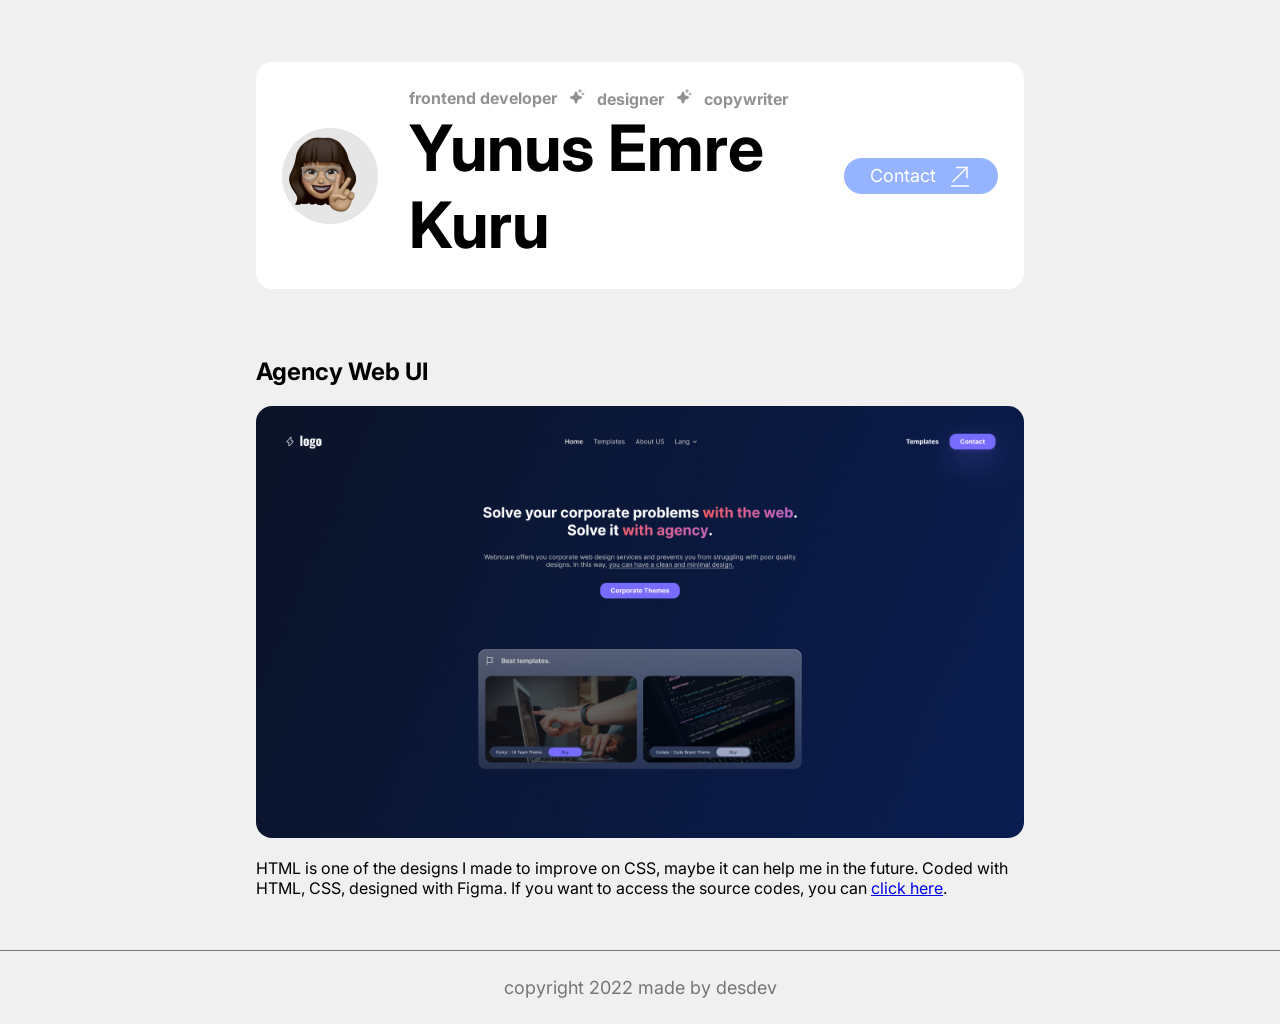
<file: pages/agency.html>
<!DOCTYPE html>
<html lang="en">
<head>
    <meta charset="UTF-8">
    <meta http-equiv="X-UA-Compatible" content="IE=edge">
    <meta name="viewport" content="width=device-width, initial-scale=1.0">
    <title>Yunus Emre Kuru - Agency</title>


    <!-- Open Graph / Facebook -->
    <meta property="og:type" content="website">
    <meta property="og:url" content="#">
    <meta property="og:title" content="Yunus Emre Kuru - Yunus Emre Kuru Personal Website">
    <meta property="og:description" content="Yunus Emre Kuru - Yunus Emre Kuru Personal Website">

    <!-- Twitter -->
    <meta property="twitter:card" content="summary_large_image">
    <meta property="twitter:url" content="#">
    <meta property="twitter:title" content="Yunus Emre Kuru - Yunus Emre Kuru Personal Website">
    <meta property="twitter:description" content="Yunus Emre Kuru - Yunus Emre Kuru Personal Website">

    <!--CSS-->
    <link rel="stylesheet" href="../assets/main/style.css">
</head>
<body>
    <header class="header">
        <div class="header__left">
            <img src="../assets/images/pp.png" alt="profile-pic" class="header__img">
            <div class="header__texts">
                <div class="header__texts-light">
                    <span class="frontend-text">frontend developer</span>
                    <span class="header__texts-light--icon">designer</span>
                    <span class="header__texts-light--icon">copywriter</span>
                </div>
                <span class="header__texts-title">Yunus Emre Kuru</span>
            </div>
        </div>
        <a href="https://t.me/des4perf" class="header__contact">Contact <img src="../assets/images/icons/send.svg"></a>
    </header>

    <div class="contents">
        <div class="projectDetails">
            <h2 class="projectDetails__title">Agency Web UI</h2>
            <img src="../assets/images/projects/agency.png">
            <p class="protjectDetails__p">
                HTML is one of the designs I made to improve on CSS, maybe it can help me in the future. 
                Coded with HTML, CSS, designed with Figma. If you want to access the source codes, you can <a href="https://github.com/des4dev/web-agency-UI" target="_blank">click here</a>.
            </p>
        </div>
    </div>

    <footer class="footer">
        <span class="footer__text">copyright 2022 made by desdev</span>
    </footer>
</body>
</html>
</file>
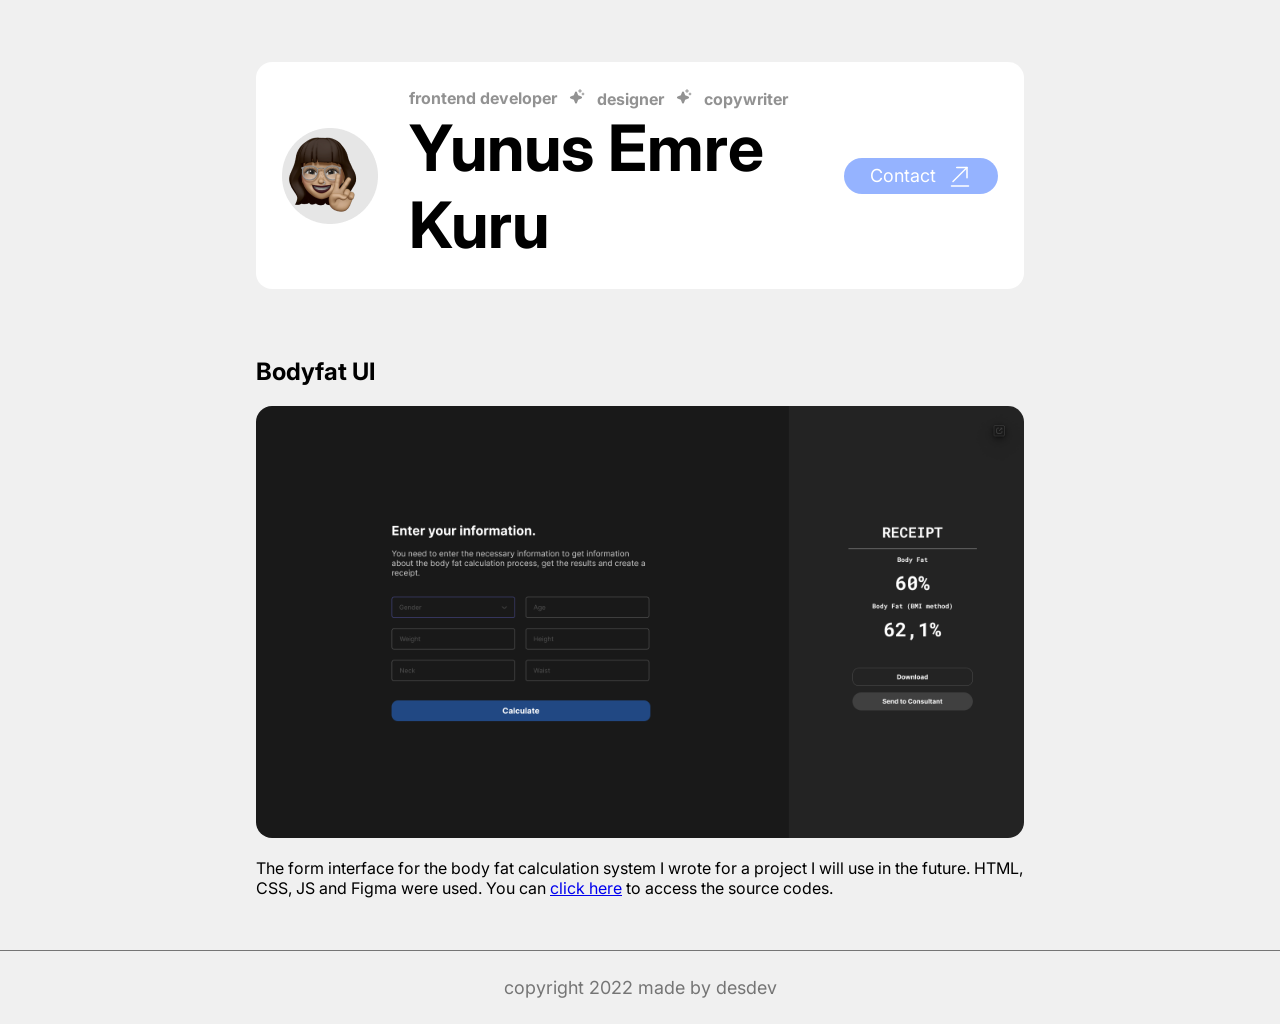
<file: pages/bodyfat.html>
<!DOCTYPE html>
<html lang="en">
<head>
    <meta charset="UTF-8">
    <meta http-equiv="X-UA-Compatible" content="IE=edge">
    <meta name="viewport" content="width=device-width, initial-scale=1.0">
    <title>Yunus Emre Kuru - BodyFat UI</title>


    <!-- Open Graph / Facebook -->
    <meta property="og:type" content="website">
    <meta property="og:url" content="#">
    <meta property="og:title" content="Yunus Emre Kuru - Yunus Emre Kuru Personal Website">
    <meta property="og:description" content="Yunus Emre Kuru - Yunus Emre Kuru Personal Website">

    <!-- Twitter -->
    <meta property="twitter:card" content="summary_large_image">
    <meta property="twitter:url" content="#">
    <meta property="twitter:title" content="Yunus Emre Kuru - Yunus Emre Kuru Personal Website">
    <meta property="twitter:description" content="Yunus Emre Kuru - Yunus Emre Kuru Personal Website">

    <!--CSS-->
    <link rel="stylesheet" href="../assets/main/style.css">
</head>
<body>
    <header class="header">
        <div class="header__left">
            <img src="../assets/images/pp.png" alt="profile-pic" class="header__img">
            <div class="header__texts">
                <div class="header__texts-light">
                    <span class="frontend-text">frontend developer</span>
                    <span class="header__texts-light--icon">designer</span>
                    <span class="header__texts-light--icon">copywriter</span>
                </div>
                <span class="header__texts-title">Yunus Emre Kuru</span>
            </div>
        </div>
        <a href="https://t.me/des4perf" class="header__contact">Contact <img src="../assets/images/icons/send.svg"></a>
    </header>

    <div class="contents">
        <div class="projectDetails">
            <h2 class="projectDetails__title">Bodyfat UI</h2>
            <img src="../assets/images/projects/bodyfa.png">
            <p class="protjectDetails__p">
                The form interface for the body fat calculation system I wrote for a project I will use in the future. 
                HTML, CSS, JS and Figma were used. You can <a href="https://github.com/des4dev/bodyfat-ui" target="_blank">click here</a> to access the source codes.
            </p>
        </div>
    </div>

    <footer class="footer">
        <span class="footer__text">copyright 2022 made by desdev</span>
    </footer>
</body>
</html>
</file>
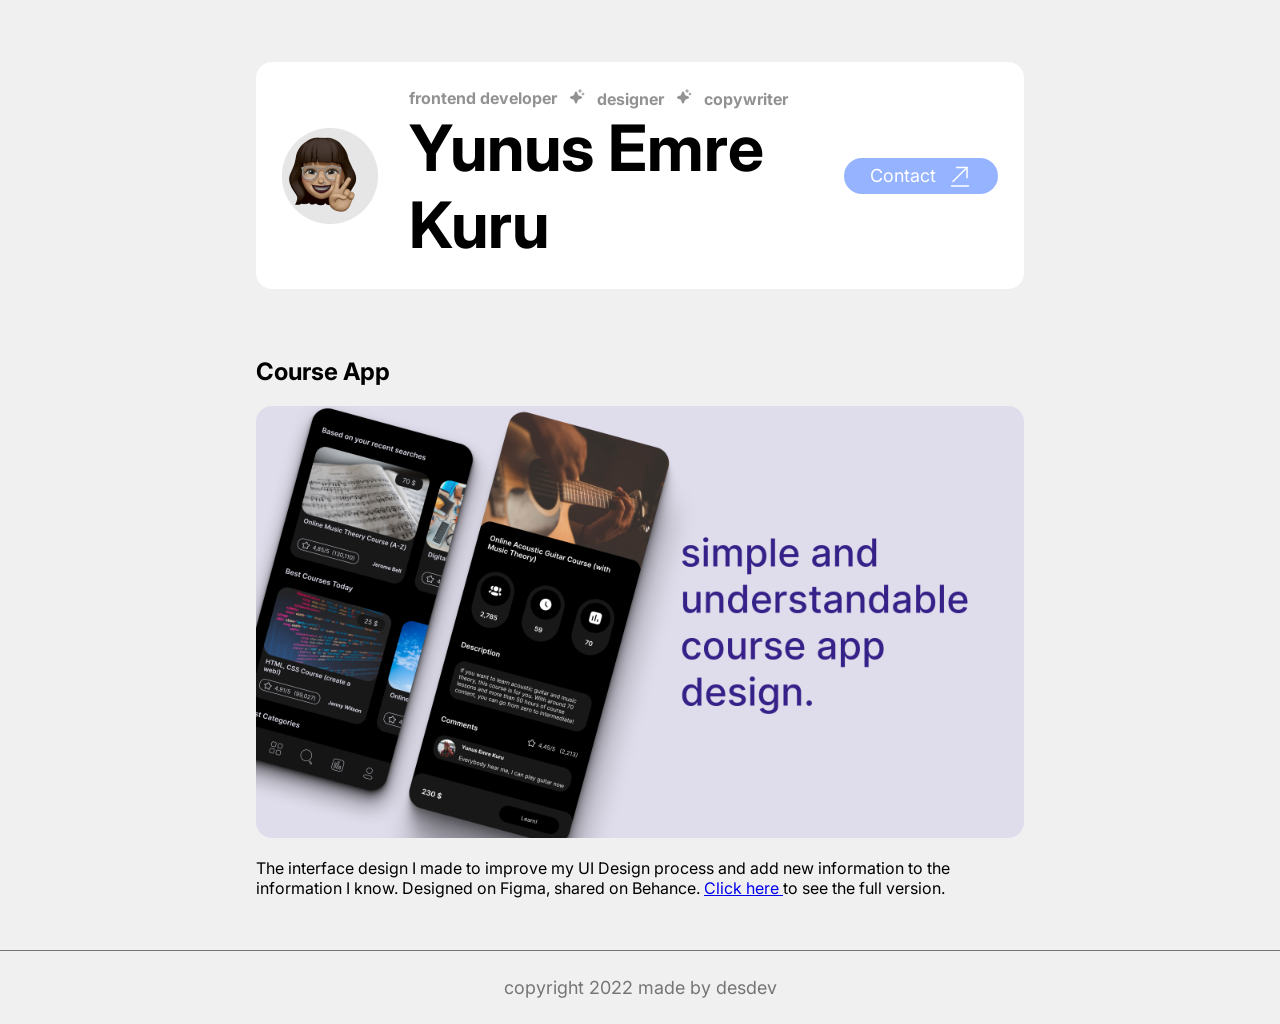
<file: pages/course.html>
<!DOCTYPE html>
<html lang="en">
<head>
    <meta charset="UTF-8">
    <meta http-equiv="X-UA-Compatible" content="IE=edge">
    <meta name="viewport" content="width=device-width, initial-scale=1.0">
    <title>Yunus Emre Kuru - Course</title>


    <!-- Open Graph / Facebook -->
    <meta property="og:type" content="website">
    <meta property="og:url" content="#">
    <meta property="og:title" content="Yunus Emre Kuru - Yunus Emre Kuru Personal Website">
    <meta property="og:description" content="Yunus Emre Kuru - Yunus Emre Kuru Personal Website">

    <!-- Twitter -->
    <meta property="twitter:card" content="summary_large_image">
    <meta property="twitter:url" content="#">
    <meta property="twitter:title" content="Yunus Emre Kuru - Yunus Emre Kuru Personal Website">
    <meta property="twitter:description" content="Yunus Emre Kuru - Yunus Emre Kuru Personal Website">

    <!--CSS-->
    <link rel="stylesheet" href="../assets/main/style.css">
</head>
<body>
    <header class="header">
        <div class="header__left">
            <img src="../assets/images/pp.png" alt="profile-pic" class="header__img">
            <div class="header__texts">
                <div class="header__texts-light">
                    <span class="frontend-text">frontend developer</span>
                    <span class="header__texts-light--icon">designer</span>
                    <span class="header__texts-light--icon">copywriter</span>
                </div>
                <span class="header__texts-title">Yunus Emre Kuru</span>
            </div>
        </div>
        <a href="https://t.me/des4perf" class="header__contact">Contact <img src="../assets/images/icons/send.svg"></a>
    </header>

    <div class="contents">
        <div class="projectDetails">
            <h2 class="projectDetails__title">Course App</h2>
            <img src="../assets/images/projects/course.png">
            <p class="protjectDetails__p">
                The interface design I made to improve my UI Design process and add new information to the 
                information I know. Designed on Figma, shared on Behance. <a href="https://www.behance.net/gallery/123252957/Course-App-UI-Design" target="_blank">Click here </a> to see the full version.
            </p>
        </div>
    </div>

    <footer class="footer">
        <span class="footer__text">copyright 2022 made by desdev</span>
    </footer>
</body>
</html>
</file>
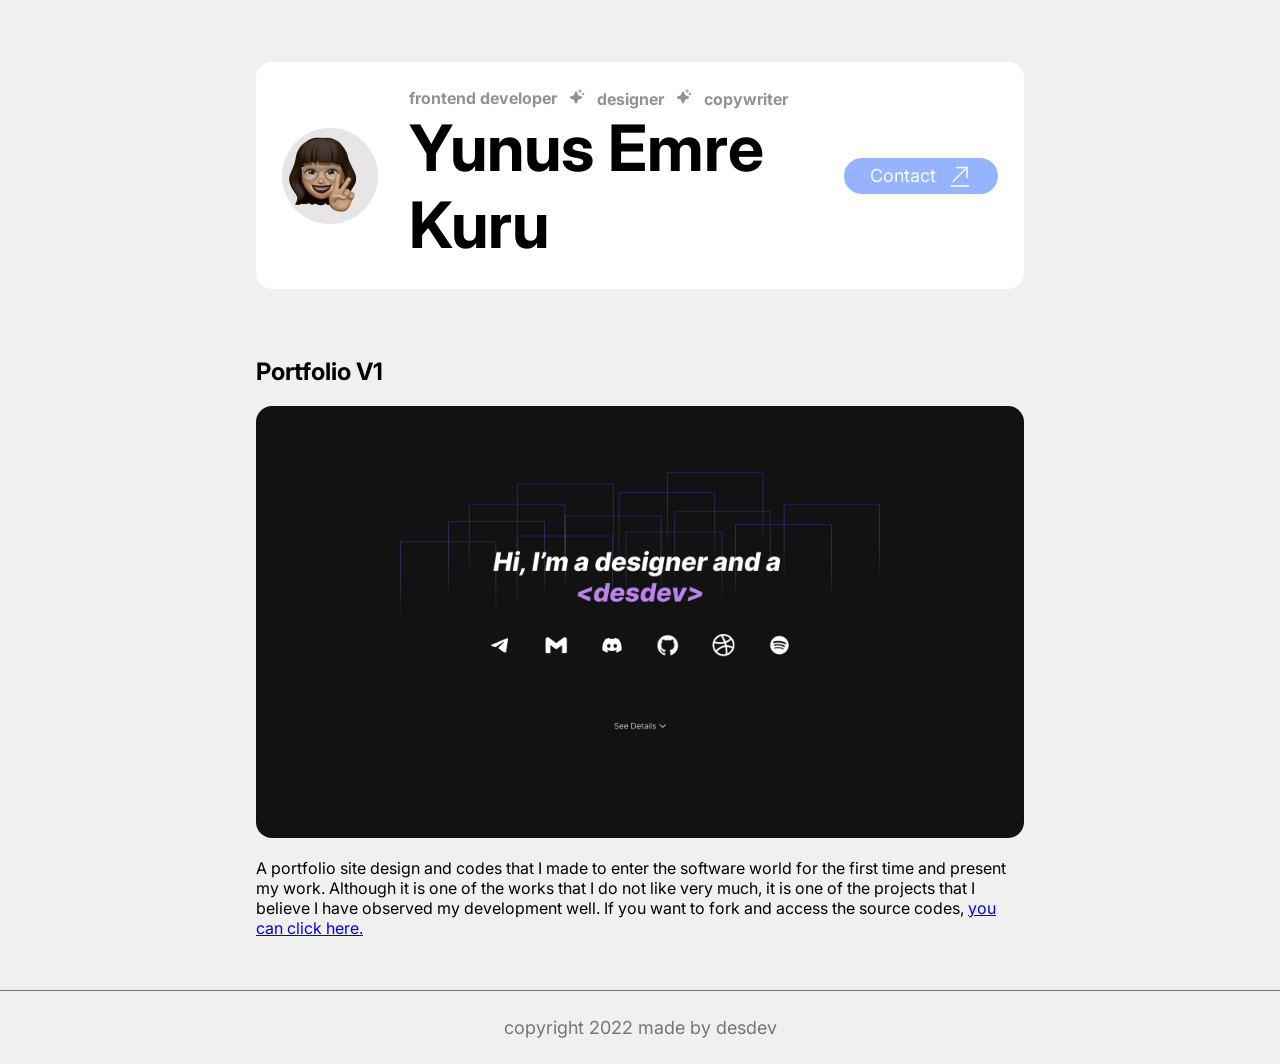
<file: pages/portfolio-v1.html>
<!DOCTYPE html>
<html lang="en">
<head>
    <meta charset="UTF-8">
    <meta http-equiv="X-UA-Compatible" content="IE=edge">
    <meta name="viewport" content="width=device-width, initial-scale=1.0">
    <title>Yunus Emre Kuru - Portfolio V1</title>


    <!-- Open Graph / Facebook -->
    <meta property="og:type" content="website">
    <meta property="og:url" content="#">
    <meta property="og:title" content="Yunus Emre Kuru - Yunus Emre Kuru Personal Website">
    <meta property="og:description" content="Yunus Emre Kuru - Yunus Emre Kuru Personal Website">

    <!-- Twitter -->
    <meta property="twitter:card" content="summary_large_image">
    <meta property="twitter:url" content="#">
    <meta property="twitter:title" content="Yunus Emre Kuru - Yunus Emre Kuru Personal Website">
    <meta property="twitter:description" content="Yunus Emre Kuru - Yunus Emre Kuru Personal Website">

    <!--CSS-->
    <link rel="stylesheet" href="../assets/main/style.css">
</head>
<body>
    <header class="header">
        <div class="header__left">
            <img src="../assets/images/pp.png" alt="profile-pic" class="header__img">
            <div class="header__texts">
                <div class="header__texts-light">
                    <span class="frontend-text">frontend developer</span>
                    <span class="header__texts-light--icon">designer</span>
                    <span class="header__texts-light--icon">copywriter</span>
                </div>
                <span class="header__texts-title">Yunus Emre Kuru</span>
            </div>
        </div>
        <a href="https://t.me/des4perf" class="header__contact">Contact <img src="../assets/images/icons/send.svg"></a>
    </header>

    <div class="contents">
        <div class="projectDetails">
            <h2 class="projectDetails__title">Portfolio V1</h2>
            <img src="../assets/images/projects/des4dev.png">
            <p class="protjectDetails__p">
                A portfolio site design and codes that I made to enter the software world for the first time and present my work. 
                Although it is one of the works that I do not like very much, it is one of the projects that I believe I have observed my 
                development well. If you want to fork and access the source codes, <a href="https://github.com/des4dev/des4dev-portfolio" target="_blank">you can click here.</a>
            </p>
        </div>
    </div>

    <footer class="footer">
        <span class="footer__text">copyright 2022 made by desdev</span>
    </footer>
</body>
</html>
</file>
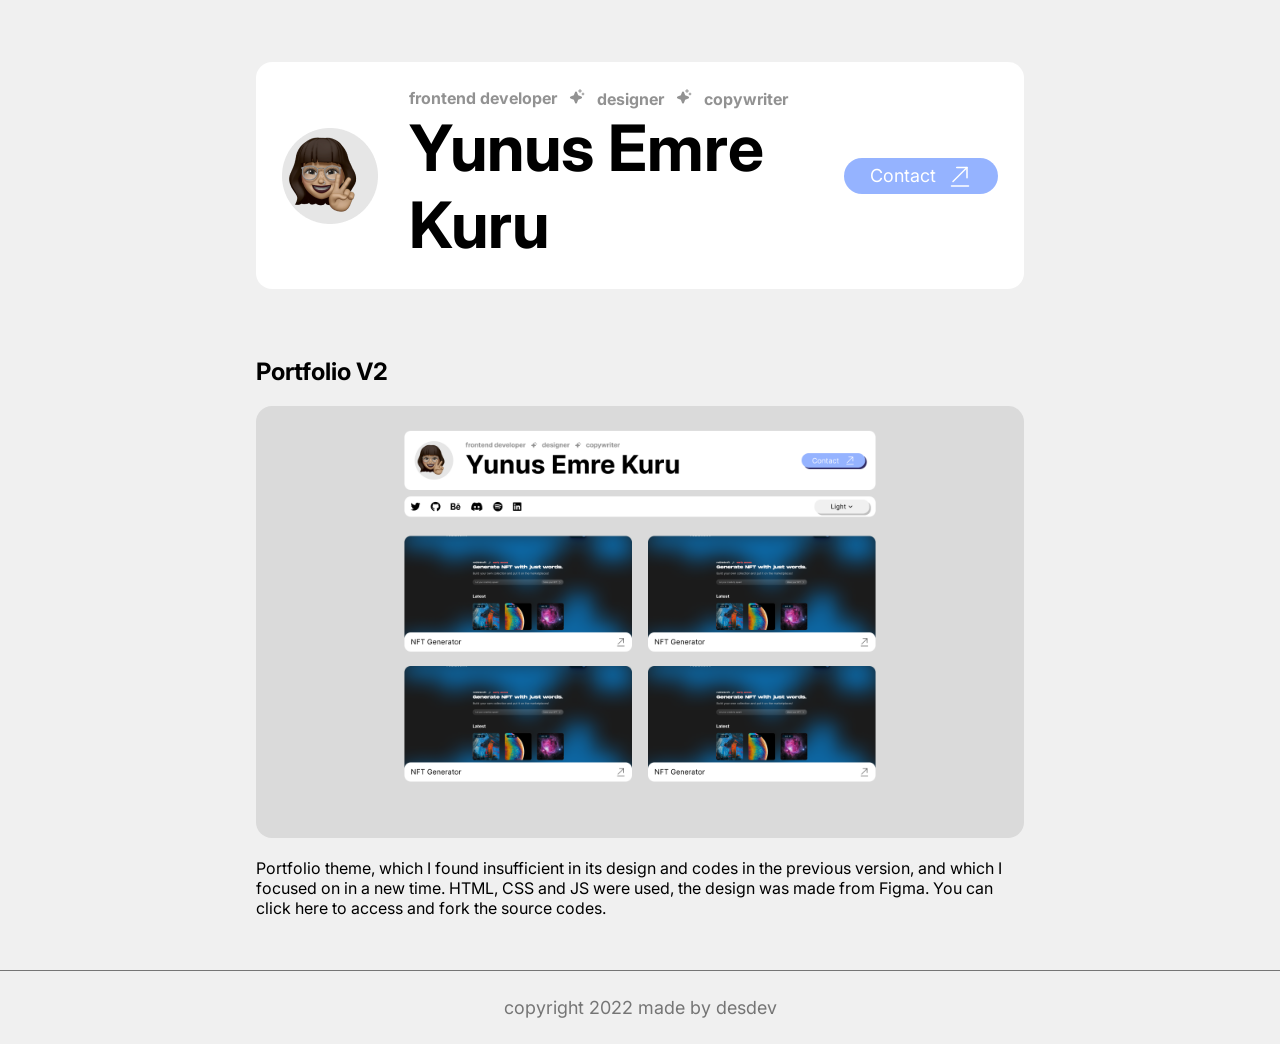
<file: pages/portfolio-v2.html>
<!DOCTYPE html>
<html lang="en">
<head>
    <meta charset="UTF-8">
    <meta http-equiv="X-UA-Compatible" content="IE=edge">
    <meta name="viewport" content="width=device-width, initial-scale=1.0">
    <title>Yunus Emre Kuru - Portfolio V2</title>


    <!-- Open Graph / Facebook -->
    <meta property="og:type" content="website">
    <meta property="og:url" content="#">
    <meta property="og:title" content="Yunus Emre Kuru - Yunus Emre Kuru Personal Website">
    <meta property="og:description" content="Yunus Emre Kuru - Yunus Emre Kuru Personal Website">

    <!-- Twitter -->
    <meta property="twitter:card" content="summary_large_image">
    <meta property="twitter:url" content="#">
    <meta property="twitter:title" content="Yunus Emre Kuru - Yunus Emre Kuru Personal Website">
    <meta property="twitter:description" content="Yunus Emre Kuru - Yunus Emre Kuru Personal Website">

    <!--CSS-->
    <link rel="stylesheet" href="../assets/main/style.css">
</head>
<body>
    <header class="header">
        <div class="header__left">
            <img src="../assets/images/pp.png" alt="profile-pic" class="header__img">
            <div class="header__texts">
                <div class="header__texts-light">
                    <span class="frontend-text">frontend developer</span>
                    <span class="header__texts-light--icon">designer</span>
                    <span class="header__texts-light--icon">copywriter</span>
                </div>
                <span class="header__texts-title">Yunus Emre Kuru</span>
            </div>
        </div>
        <a href="https://t.me/des4perf" class="header__contact">Contact <img src="../assets/images/icons/send.svg"></a>
    </header>

    <div class="contents">
        <div class="projectDetails">
            <h2 class="projectDetails__title">Portfolio V2</h2>
            <img src="../assets/images/projects/portfolio.png">
            <p class="protjectDetails__p">
                Portfolio theme, which I found insufficient in its design and codes in the previous version, 
                and which I focused on in a new time. HTML, CSS and JS were used, the design was made from Figma. 
                You can click here to access and fork the source codes.
            </p>
        </div>
    </div>

    <footer class="footer">
        <span class="footer__text">copyright 2022 made by desdev</span>
    </footer>
</body>
</html>
</file>
<file: assets/main/style.css>
@import url('https://fonts.googleapis.com/css2?family=Inter&display=swap');

body {
    background-color: #F0F0F0;
    margin: 0px;
    font-family: 'Inter', sans-serif;
    display: flex;
    flex-direction: column;
    justify-content: center;
    align-items: center;
}
.dark-mode {
    background-color: black;
    color: white;
}
.header {
    display: flex;
    flex-direction: row;
    justify-content: space-between;
    align-items: center;
    padding: 26px;
    width: 60%;
    background-color: #FFFFFF;
    border-radius: 16px;
    margin-top: 62px;
    box-sizing: border-box;
}
.header__left {
    display: flex;
    flex-direction: row;
    align-items: center;
    gap: 31px;
}
.header__texts-light {
    display: flex;
    flex-direction: row;
    flex-wrap: wrap;
    align-items: center;
    gap: 12px;
    font-weight: 700;
    font-size: 16px;
    line-height: 19px;
    color: #929292;
}
.header__texts-light--icon::before {
    content: url('../images/icons/spark.svg');
    margin-right: 12px;
}
.header__texts-title {
    font-weight: 700;
    font-size: 64px;
    line-height: 77px;
    color: #000000;
}
.header__contact {
    display: flex;
    flex-direction: row;
    align-items: center;
    background-color: #95B3FF;
    padding: 6px 26px 6px 26px;
    border-radius: 26px;
    gap: 12px;
    text-decoration: none;
    font-weight: 400;
    font-size: 18px;
    line-height: 22px;
    color: #FFFFFF;
}
.header__contact:hover {
    box-shadow: 4px 4px 0px #302B63;
    transition: 300ms;
}
.social {
    display: flex;
    flex-direction: row;
    justify-content: space-between;
    align-items: center;
    margin-top: 16px;
    padding: 8px 26px 8px 26px;
    width: 60%;
    background-color: #FFFFFF;
    border-radius: 16px;
    box-sizing: border-box;
}
.soical__nav {
    display: flex;
    flex-direction: row;
    align-items: center;
    gap: 26px;
}
.soical__nav a {
    padding: 8px;
}
.soical__nav a:hover {
    border-radius: 8px;
    background-color: #f7f7f7;
    transition: 300ms;
}
.darkmode__button {
    padding: 8px 41px;
    background-color: #F0F0F0;
    border: none;
    border-radius: 26px;
    font-style: normal;
    font-weight: 400;
    font-size: 16px;
    line-height: 19px;
}
.darkmode__button:hover {
    box-shadow: 4px 4px 0px rgba(0, 0, 0, 0.25);
    transition: 300ms;
}
.contents {
    display: flex;
    flex-direction: column;
    width: 60%;
    margin-top: 48px;
    box-sizing: border-box;
    gap: 36px;
    padding-bottom: 36px;
}
.contents__cards {
    display: flex;
    flex-direction: row;
    justify-content: space-between;
    align-items: center;
    flex-wrap: wrap;
}
.contents__card {
    display: flex;
    flex-direction: column;
    width: 500px;
}
.contents__card-img {
    width: 500px;
    border-radius: 16px 16px 0px 0px;
}
.contents__card-texts {
    display: flex;
    flex-direction: row;
    align-items: center;
    justify-content: space-between;
    padding: 8px 16px 8px 16px;
    background-color: #FFFFFF;
    border-radius: 0px 0px 16px 16px;
    margin-top: -6px;
}
.contents__card-texts span {
    font-weight: 600;
    font-size: 18px;
    line-height: 22px;
    color: #000000;    
}
.projectDetails img {
    width: 100%;
    border-radius: 16px;
}
.protjectDetails__p {
    width: 100%;
    font-size: 16px;
}
.footer {
    display: flex;
    flex-direction: column;
    align-items: center;
    justify-content: center;
    width: 100%;
    border-top: 1px solid #757575;
    color: #757575;
    padding: 26px 0px 26px 0px;
}
.footer span {
    display: flex;
    flex-direction: row;
    align-items: center;
    font-size: 18px;
}
@media only screen and (max-width: 1700px) {
    .contents {
        width: 60%;
    }
    .contents__cards {
        gap: 36px;
    }
    .contents__card {
        width: 60%;
    }
    .contents__card-img {
        width: 100%;
    }
}
@media only screen and (max-width: 1090px) {
    .header {
        width: 70%;
    } 
    .social {
        width: 70%;
    }
    .contents {
        width: 70%;
    }
    .contents__card {
        width: 70%;
    }
    .contents__card-img {
        width: 100%;
    }
}
@media only screen and (max-width: 925px) {
    .header {
        width: 80%;
    } 
    .social {
        width: 80%;
    }
    .contents {
        width: 80%;
    }
    .contents__card {
        width: 80%;
    }
    .contents__card-img {
        width: 100%;
    }
}
@media only screen and (max-width: 820px) {
    .header {
        width: 90%;
        flex-wrap: wrap;
        justify-content: center;
        gap: 36px;
        margin-top: 16px;
    }
    .header__left {
        flex-wrap: wrap;
        align-items: center;
        justify-content: center;
    }
    .header__texts  {
        display: flex;
        flex-direction: column;
        justify-content: center;
        align-items: center;
    }
    .header__texts-light {
        justify-content: center;
        align-items: center;
    }
    .header__texts-title {
        text-align: center;
        justify-content: center;
        align-items: center;
    }
    .social {
        width: 90%;
        padding: 6px 16px 6px 16px;
    }
    .soical__nav {
        gap: 6px;
    }
    .soical__nav a img {
        width: 16px;
        height: 16px;
    }
    .contents {
        width: 90%;
    }
    .contents__cards {
        gap: 36px;
    }
    .contents__card {
        width: 90%;
    }
    .contents__card-img {
        width: 100%;
    }
}
@media only screen and (max-width: 600px) {
    .contents__cards {
        flex-wrap: wrap;
    }
    .contents__card {
        width: 90%;
    }
    .contents__card-img {
        width: 100%;
    }
    .darkmode__button {
        padding: 8px 16px;
    }
    .projectDetails img {
        width: 100%;
    }
}
</file>
